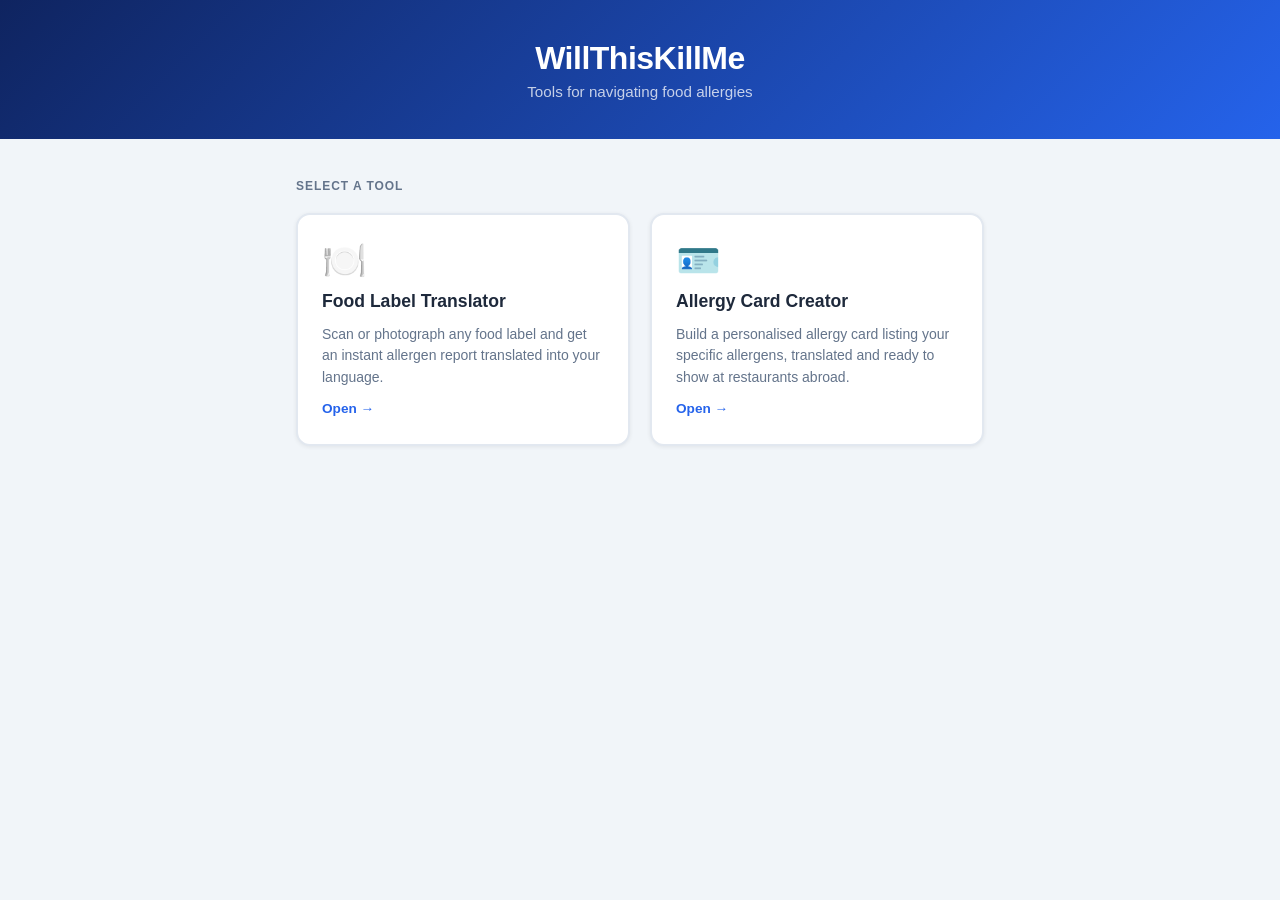
<file: index.html>
<!DOCTYPE html>
<html lang="en">
<head>
  <meta charset="UTF-8">
  <meta name="viewport" content="width=device-width, initial-scale=1.0">
  <title>WillThisKillMe</title>
  <style>
    *, *::before, *::after { box-sizing: border-box; margin: 0; padding: 0; }

    :root {
      --primary: #2563eb;
      --primary-dark: #1d4ed8;
      --bg: #f1f5f9;
      --card: #ffffff;
      --text: #1e293b;
      --muted: #64748b;
      --border: #e2e8f0;
      --radius: 14px;
    }

    body {
      font-family: -apple-system, BlinkMacSystemFont, 'Segoe UI', Roboto, sans-serif;
      background: var(--bg);
      color: var(--text);
      min-height: 100vh;
    }

    header {
      background: linear-gradient(135deg, #0f2460 0%, #2563eb 100%);
      color: #fff;
      padding: 2.5rem 1rem 2.4rem;
      text-align: center;
    }
    header h1 { font-size: 2rem; font-weight: 800; letter-spacing: -0.5px; }
    header p  { opacity: .75; font-size: .95rem; margin-top: .4rem; }

    .container {
      max-width: 720px;
      margin: 0 auto;
      padding: 2.5rem 1rem 4rem;
    }

    .section-title {
      font-size: .75rem;
      font-weight: 800;
      text-transform: uppercase;
      letter-spacing: .08em;
      color: var(--muted);
      margin-bottom: 1.25rem;
    }

    .tool-grid {
      display: grid;
      grid-template-columns: repeat(auto-fill, minmax(280px, 1fr));
      gap: 1.25rem;
    }

    .tool-card {
      background: var(--card);
      border-radius: var(--radius);
      border: 2px solid var(--border);
      padding: 1.75rem 1.5rem;
      text-decoration: none;
      color: var(--text);
      display: flex;
      flex-direction: column;
      gap: .75rem;
      transition: border-color .15s, box-shadow .15s, transform .1s;
      box-shadow: 0 1px 4px rgba(0,0,0,.07);
      cursor: pointer;
    }
    .tool-card:hover {
      border-color: var(--primary);
      box-shadow: 0 4px 16px rgba(37,99,235,.15);
      transform: translateY(-2px);
    }
    .tool-card.disabled {
      cursor: default;
      opacity: .72;
    }
    .tool-card.disabled:hover {
      border-color: var(--border);
      box-shadow: 0 1px 4px rgba(0,0,0,.07);
      transform: none;
    }

    .tool-icon {
      font-size: 2.25rem;
      line-height: 1;
    }

    .tool-header {
      display: flex;
      align-items: center;
      justify-content: space-between;
      gap: .5rem;
    }

    .tool-name {
      font-size: 1.1rem;
      font-weight: 700;
    }

    .tool-desc {
      font-size: .875rem;
      color: var(--muted);
      line-height: 1.55;
    }

    .badge-soon {
      font-size: .68rem;
      font-weight: 700;
      text-transform: uppercase;
      letter-spacing: .06em;
      background: #f1f5f9;
      color: var(--muted);
      border: 1.5px solid var(--border);
      border-radius: 999px;
      padding: .2rem .6rem;
      white-space: nowrap;
    }

    .tool-arrow {
      margin-top: auto;
      font-size: .85rem;
      font-weight: 600;
      color: var(--primary);
      display: flex;
      align-items: center;
      gap: .3rem;
    }
    .tool-card.disabled .tool-arrow { color: var(--muted); }

    @media (max-width: 480px) {
      header h1 { font-size: 1.6rem; }
      .tool-grid { grid-template-columns: 1fr; }
    }
  </style>
</head>
<body>

<header>
  <h1>WillThisKillMe</h1>
  <p>Tools for navigating food allergies</p>
</header>

<div class="container">
  <p class="section-title">Select a tool</p>

  <div class="tool-grid">

    <a class="tool-card" href="translator.html">
      <div class="tool-icon">🍽️</div>
      <div class="tool-header">
        <span class="tool-name">Food Label Translator</span>
      </div>
      <p class="tool-desc">
        Scan or photograph any food label 
        and get an instant allergen report translated into your language.
      </p>
      <span class="tool-arrow">Open &rarr;</span>
    </a>

    <a class="tool-card" href="allergy-card.html">
      <div class="tool-icon">🪪</div>
      <div class="tool-header">
        <span class="tool-name">Allergy Card Creator</span>
      </div>
      <p class="tool-desc">
        Build a personalised allergy card listing your specific allergens,
        translated and ready to show at restaurants abroad.
      </p>
      <span class="tool-arrow">Open &rarr;</span>
    </a>

  </div>
</div>

</body>
</html>
</file>
